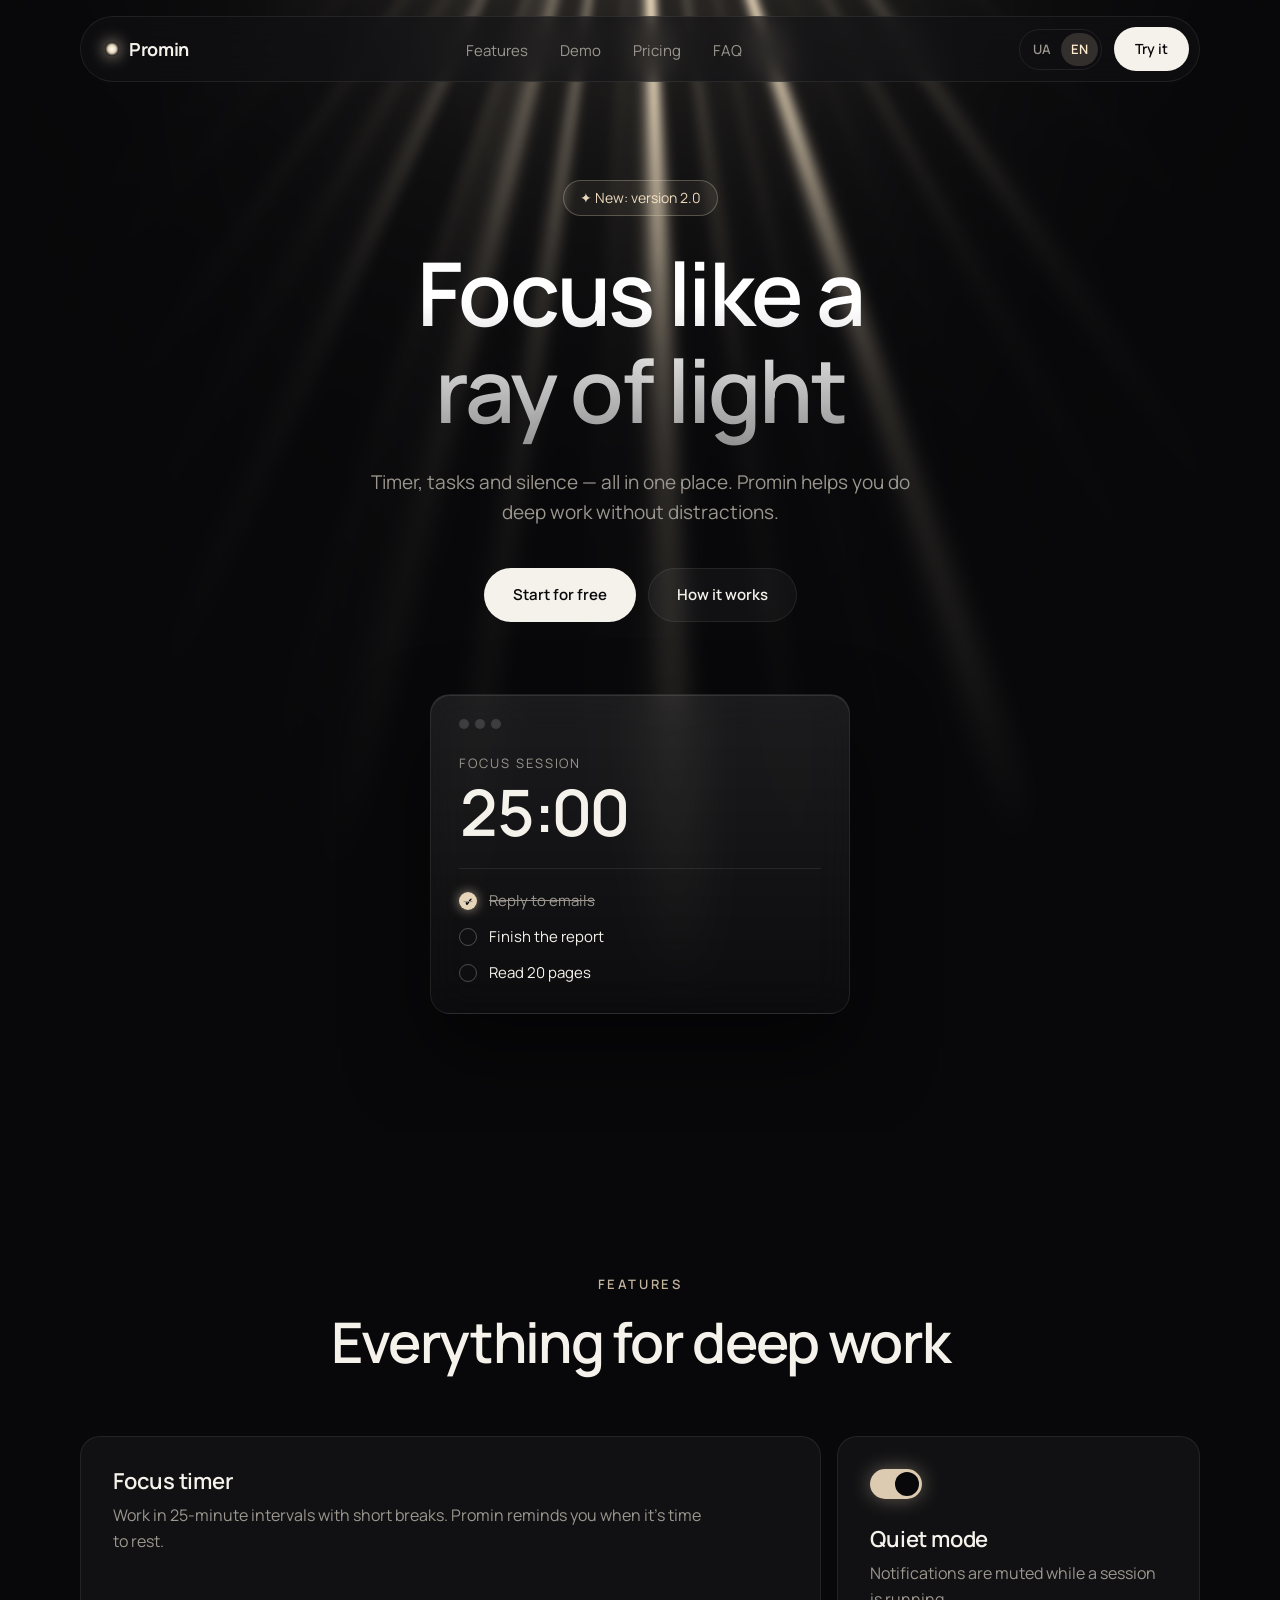
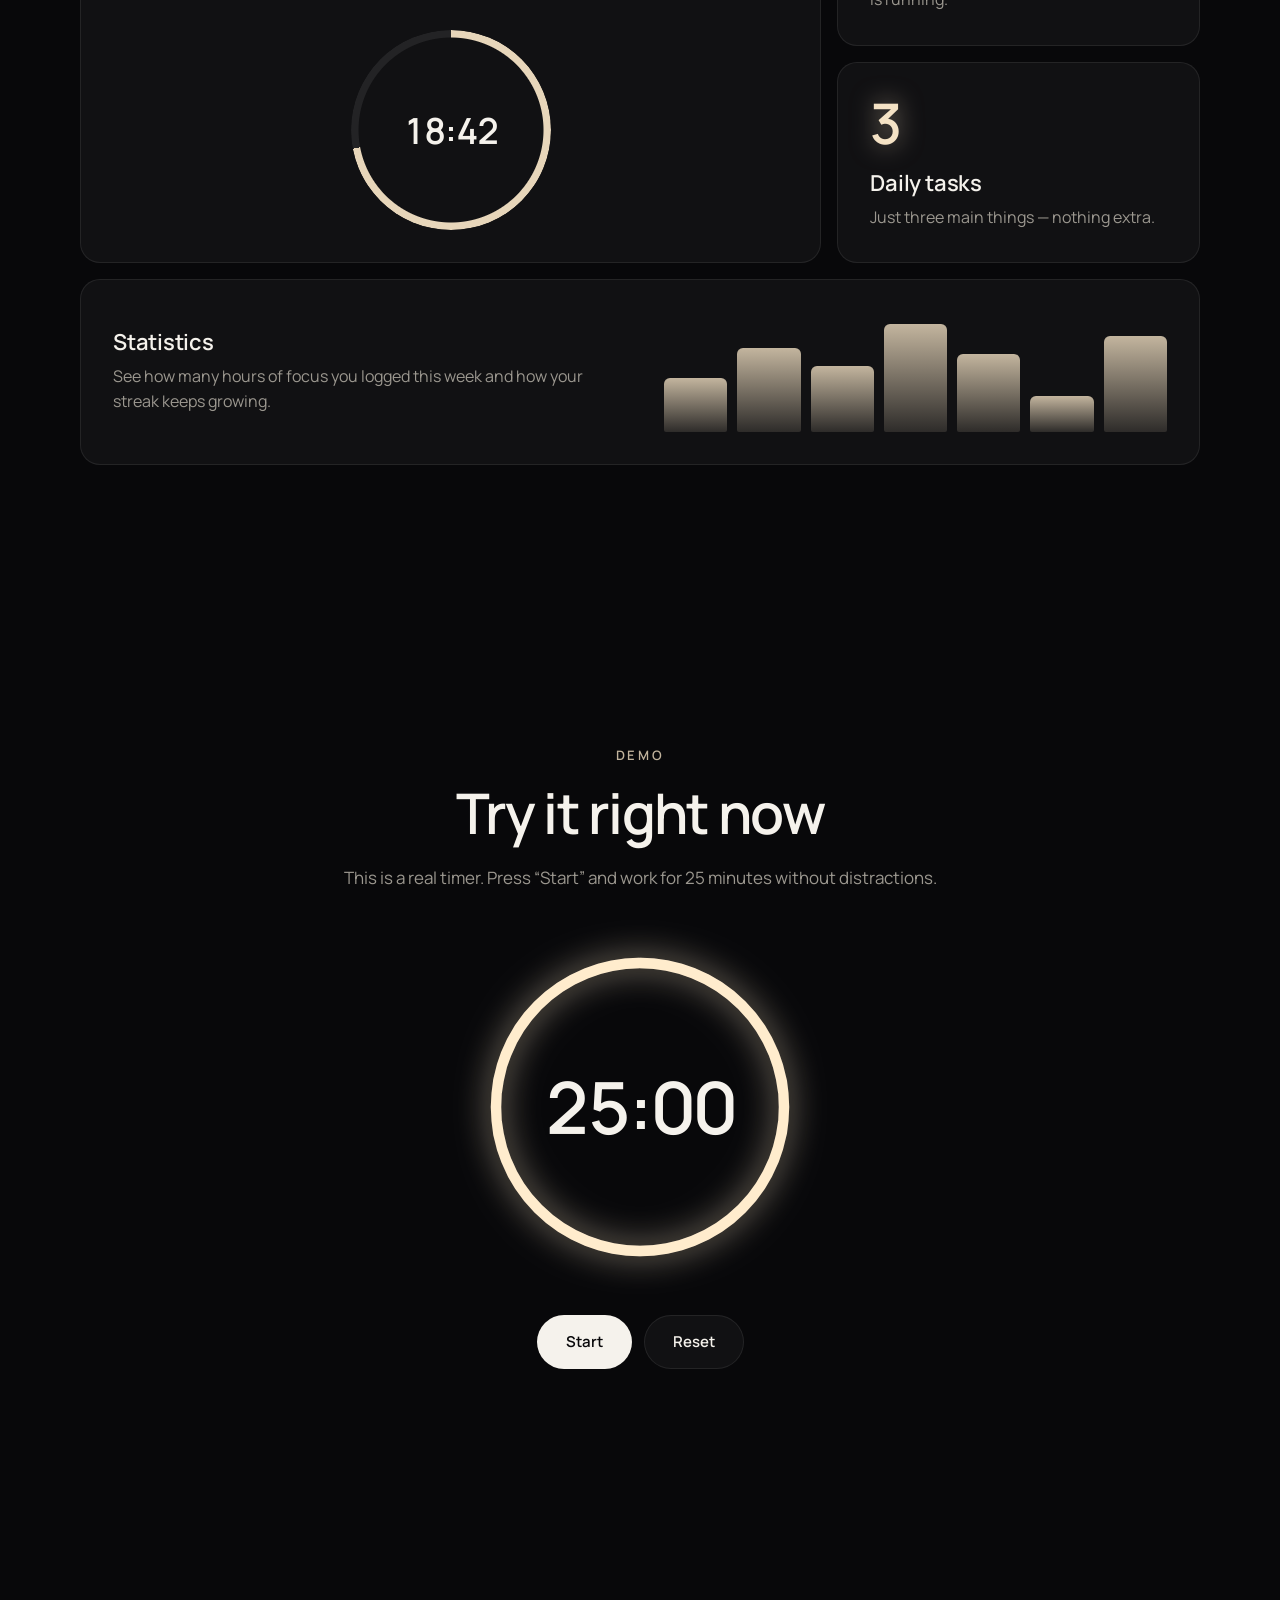
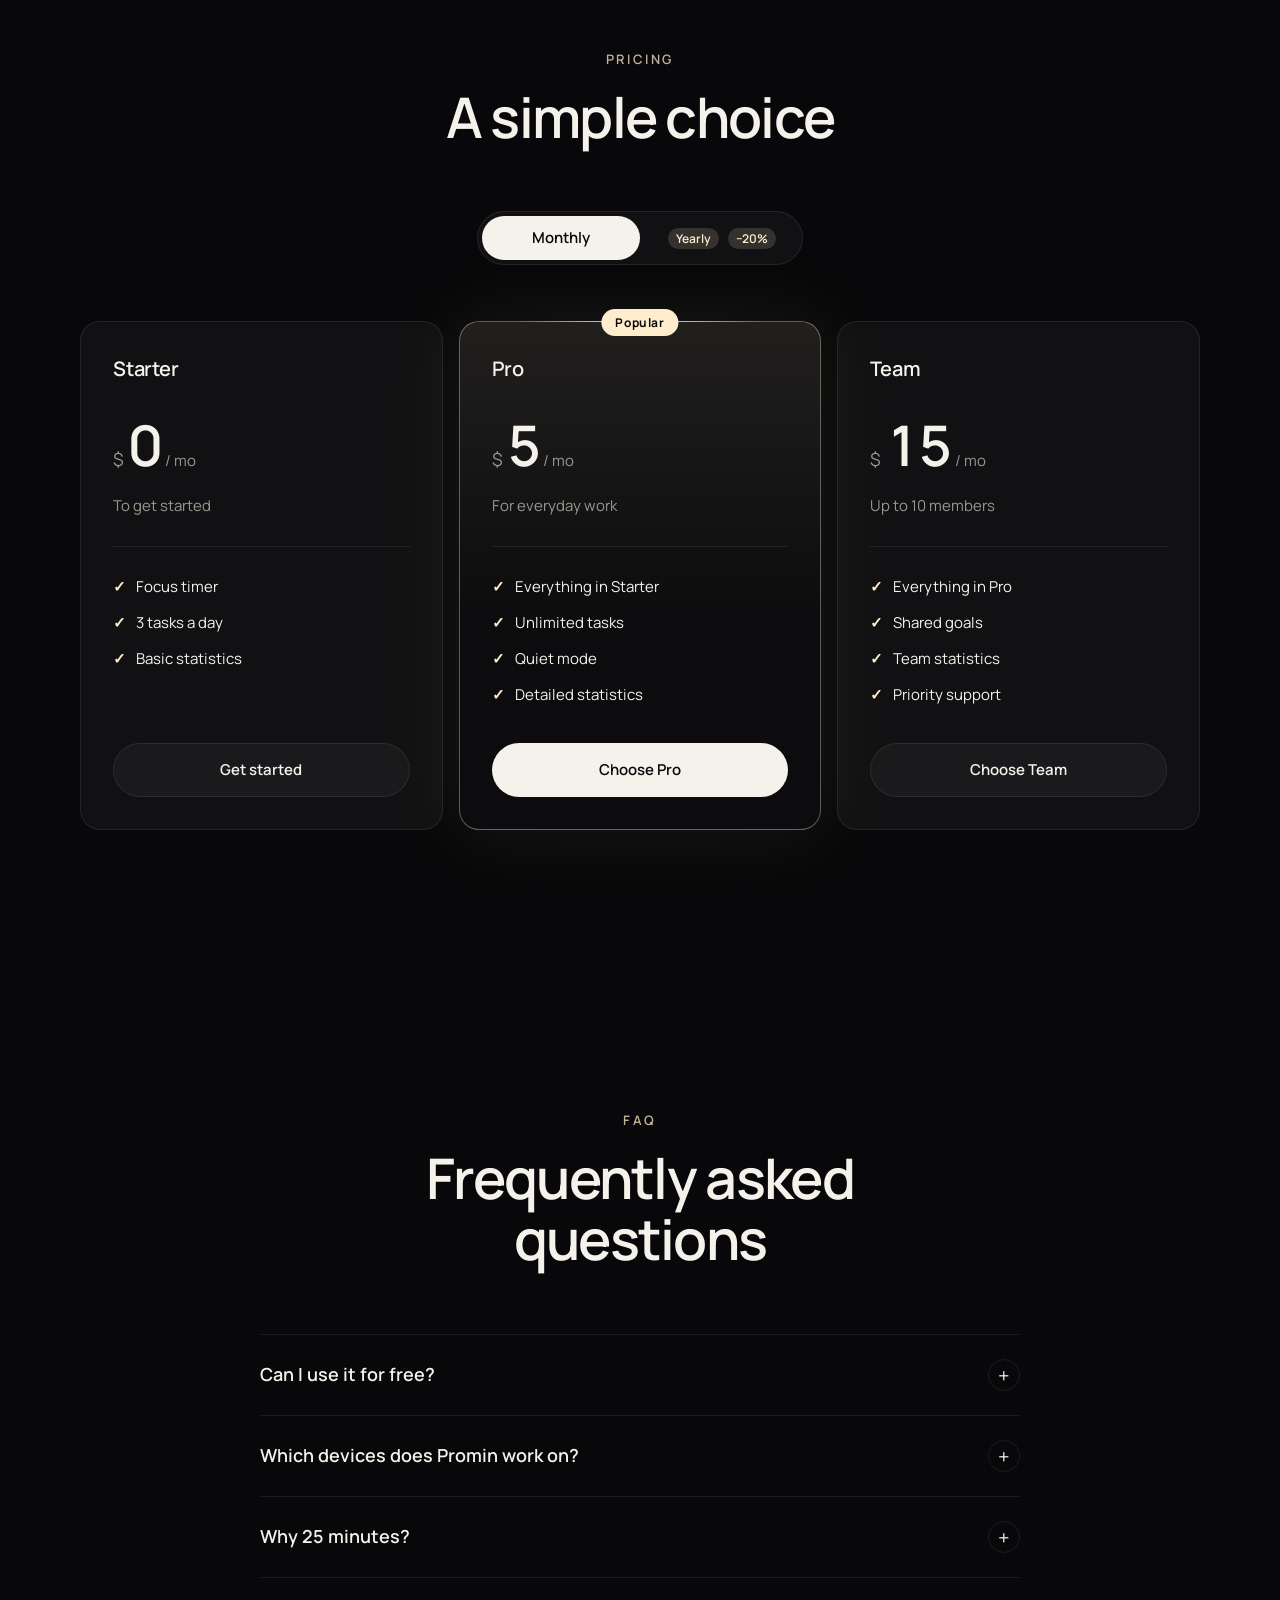
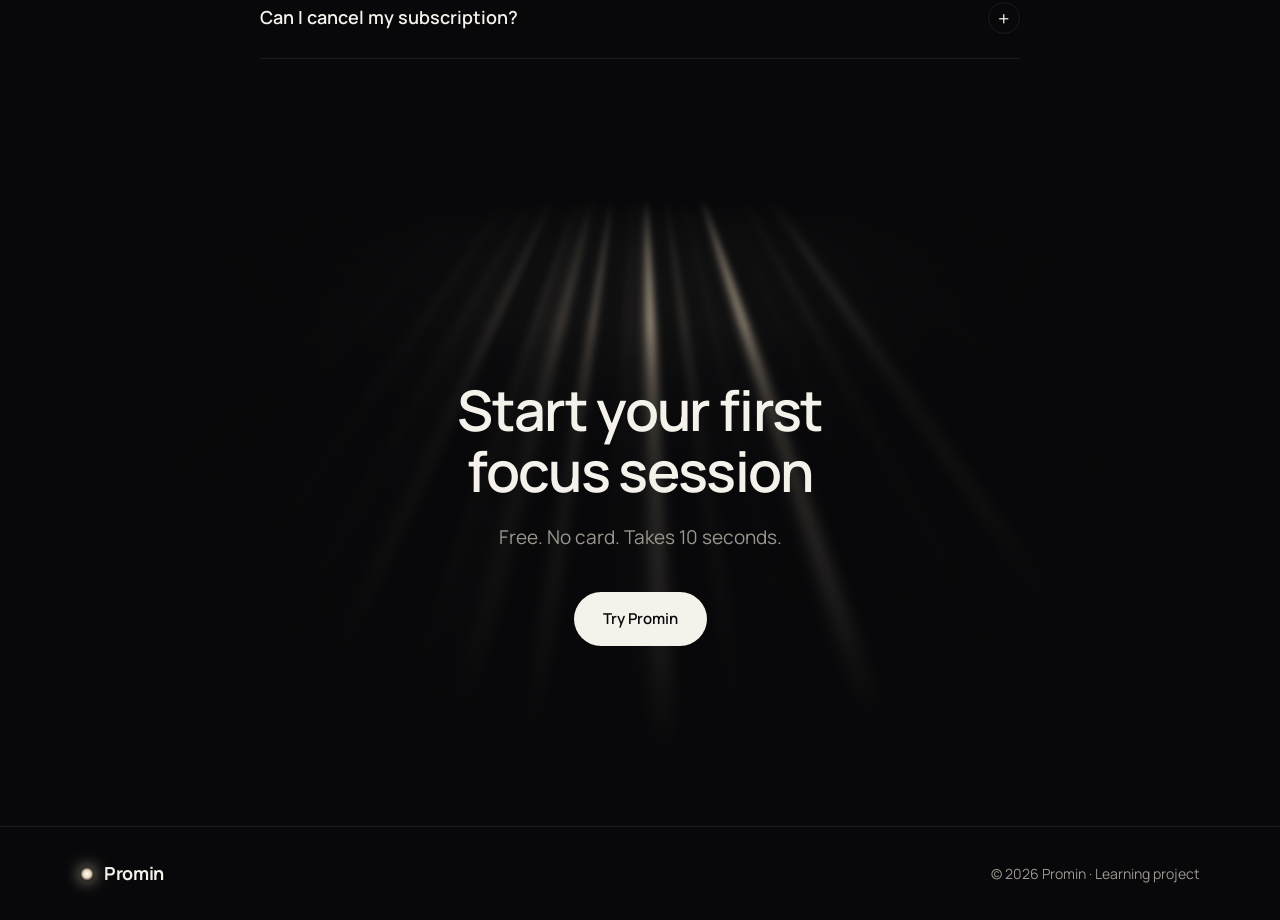
<file: index.html>
<!DOCTYPE html>
<html lang="uk">
<head>
  <meta charset="UTF-8">
  <meta name="viewport" content="width=device-width, initial-scale=1.0">
  <title data-i18n="page.title">Промінь — фокус, як промінь світла</title>
  <link rel="preconnect" href="https://fonts.googleapis.com">
  <link rel="preconnect" href="https://fonts.gstatic.com" crossorigin>
  <link href="https://fonts.googleapis.com/css2?family=Manrope:wght@400;500;600;700&display=swap" rel="stylesheet">
  <link rel="stylesheet" href="css/style.css">
  <link rel="icon" href="icons/icon.svg" type="image/svg+xml">
</head>
<body>

  <!-- 1. Шапка -->
  <header class="header">
    <a href="#hero" class="logo" data-i18n="brand">Промінь</a>
    <nav class="nav">
      <ul>
        <li><a href="#features" data-i18n="nav.features">Можливості</a></li>
        <li><a href="#demo" data-i18n="nav.demo">Демо</a></li>
        <li><a href="#pricing" data-i18n="nav.pricing">Ціни</a></li>
        <li><a href="#faq" data-i18n="nav.faq">Питання</a></li>
      </ul>
    </nav>
    <div class="header-actions">
      <div class="lang" role="group" aria-label="Мова / Language">
        <button type="button" class="lang-option" data-lang="uk">UA</button>
        <button type="button" class="lang-option" data-lang="en">EN</button>
      </div>
        <a href="app.html" class="btn btn-primary btn-small" data-i18n="header.cta">Спробувати</a>
    </div>
  </header>

  <main>

    <!-- 2. Перший екран -->
    <section id="hero" class="hero">
      <div class="rays" aria-hidden="true"></div>

      <p class="badge" data-i18n="hero.badge">✦ Нове: версія 2.0</p>
      <h1 data-i18n="hero.title">Сфокусуйся, як промінь світла</h1>
      <p class="hero-text" data-i18n="hero.text">Таймер, задачі й тиша — в одному місці. Промінь допомагає працювати глибоко, без відволікань.</p>
      <div class="hero-buttons">
            <a href="app.html" class="btn btn-primary" data-i18n="hero.start">Почати безкоштовно</a>
        <a href="#demo" class="btn btn-ghost" data-i18n="hero.how">Як це працює</a>
      </div>

      <div class="app-card">
        <div class="app-card-dots">
          <span></span>
          <span></span>
          <span></span>
        </div>
        <p class="app-card-label" data-i18n="card.label">Сесія фокусу</p>
        <p class="app-card-time">25:00</p>
        <ul class="app-card-tasks">
          <li class="is-done" data-i18n="card.task1">Відповісти на листи</li>
          <li data-i18n="card.task2">Дописати звіт</li>
          <li data-i18n="card.task3">Прочитати 20 сторінок</li>
        </ul>
      </div>
    </section>

    <!-- 3. Можливості -->
    <section id="features" class="features">
      <p class="eyebrow" data-i18n="features.eyebrow">Можливості</p>
      <h2 data-i18n="features.title">Все для глибокої роботи</h2>

      <div class="bento">
        <article class="card card-large">
          <h3 data-i18n="features.timer.title">Таймер фокусу</h3>
          <p data-i18n="features.timer.text">Працюй інтервалами по 25 хвилин з короткими перервами. Промінь сам нагадає, коли відпочити.</p>
          <div class="ring" aria-hidden="true">18:42</div>
        </article>
        <article class="card">
          <div class="switch" aria-hidden="true"></div>
          <h3 data-i18n="features.quiet.title">Тихий режим</h3>
          <p data-i18n="features.quiet.text">Сповіщення вимикаються, поки триває сесія.</p>
        </article>
        <article class="card">
          <div class="card-number" aria-hidden="true">3</div>
          <h3 data-i18n="features.tasks.title">Задачі на день</h3>
          <p data-i18n="features.tasks.text">Лише три головні справи — нічого зайвого.</p>
        </article>
        <article class="card card-wide">
          <div>
            <h3 data-i18n="features.stats.title">Статистика</h3>
            <p data-i18n="features.stats.text">Бачиш, скільки годин фокусу набрав за тиждень і як росте твоя серія днів.</p>
          </div>
          <div class="bars" aria-hidden="true">
            <span style="--h: 45%"></span>
            <span style="--h: 70%"></span>
            <span style="--h: 55%"></span>
            <span style="--h: 90%"></span>
            <span style="--h: 65%"></span>
            <span style="--h: 30%"></span>
            <span style="--h: 80%"></span>
          </div>
        </article>
      </div>
    </section>

    <!-- 4. Живе демо -->
    <section id="demo" class="demo">
      <p class="eyebrow" data-i18n="demo.eyebrow">Демо</p>
      <h2 data-i18n="demo.title">Спробуй прямо зараз</h2>
      <p class="section-text" data-i18n="demo.text">Це справжній таймер. Натисни «Старт» і попрацюй 25 хвилин без відволікань.</p>

      <div class="timer">
        <svg class="timer-ring" viewBox="0 0 120 120" aria-hidden="true">
          <circle class="timer-track" cx="60" cy="60" r="54"></circle>
          <circle class="timer-progress" cx="60" cy="60" r="54" pathLength="100"></circle>
        </svg>
        <p class="timer-time">25:00</p>
      </div>

      <div class="timer-buttons">
        <button type="button" class="btn btn-primary" id="timer-start" data-i18n="timer.start">Старт</button>
        <button type="button" class="btn btn-ghost" id="timer-reset" data-i18n="timer.reset">Скинути</button>
      </div>
    </section>

    <!-- 5. Ціни -->
    <section id="pricing" class="pricing">
      <p class="eyebrow" data-i18n="pricing.eyebrow">Ціни</p>
      <h2 data-i18n="pricing.title">Простий вибір</h2>

      <div class="billing">
        <button type="button" class="billing-option is-active" data-period="month" data-i18n="pricing.monthly">Щомісяця</button>
        <button type="button" class="billing-option" data-period="year">
          <span data-i18n="pricing.yearly">Щороку</span>
          <span class="billing-badge">−20%</span>
        </button>
      </div>

      <div class="plans">
        <article class="plan">
          <h3 data-i18n="plan.start.name">Старт</h3>
          <p class="plan-price">
            <span class="price" data-month="0" data-year="0" data-month-en="0" data-year-en="0">0</span>
            <span class="currency" data-i18n="plan.currency">₴</span>
            <span class="plan-period" data-i18n="plan.period">/ міс</span>
          </p>
          <p class="plan-text" data-i18n="plan.start.text">Щоб познайомитися</p>
          <ul class="plan-list">
            <li data-i18n="plan.start.item1">Таймер фокусу</li>
            <li data-i18n="plan.start.item2">3 задачі на день</li>
            <li data-i18n="plan.start.item3">Базова статистика</li>
          </ul>
          <button type="button" class="btn btn-ghost" data-i18n="plan.start.button">Почати</button>
        </article>

        <article class="plan plan-featured">
          <p class="plan-badge" data-i18n="plan.pro.badge">Популярний</p>
          <h3 data-i18n="plan.pro.name">Про</h3>
          <p class="plan-price">
            <span class="price" data-month="149" data-year="119" data-month-en="5" data-year-en="4">149</span>
            <span class="currency" data-i18n="plan.currency">₴</span>
            <span class="plan-period" data-i18n="plan.period">/ міс</span>
          </p>
          <p class="plan-text" data-i18n="plan.pro.text">Для щоденної роботи</p>
          <ul class="plan-list">
            <li data-i18n="plan.pro.item1">Усе зі «Старту»</li>
            <li data-i18n="plan.pro.item2">Необмежені задачі</li>
            <li data-i18n="plan.pro.item3">Тихий режим</li>
            <li data-i18n="plan.pro.item4">Детальна статистика</li>
          </ul>
          <button type="button" class="btn btn-primary" data-i18n="plan.pro.button">Обрати Про</button>
        </article>

        <article class="plan">
          <h3 data-i18n="plan.team.name">Команда</h3>
          <p class="plan-price">
            <span class="price" data-month="399" data-year="319" data-month-en="15" data-year-en="12">399</span>
            <span class="currency" data-i18n="plan.currency">₴</span>
            <span class="plan-period" data-i18n="plan.period">/ міс</span>
          </p>
          <p class="plan-text" data-i18n="plan.team.text">До 10 учасників</p>
          <ul class="plan-list">
            <li data-i18n="plan.team.item1">Усе з «Про»</li>
            <li data-i18n="plan.team.item2">Спільні цілі</li>
            <li data-i18n="plan.team.item3">Командна статистика</li>
            <li data-i18n="plan.team.item4">Пріоритетна підтримка</li>
          </ul>
          <button type="button" class="btn btn-ghost" data-i18n="plan.team.button">Обрати Команду</button>
        </article>
      </div>
    </section>

    <!-- 6. Питання -->
    <section id="faq" class="faq">
      <p class="eyebrow" data-i18n="faq.eyebrow">Питання</p>
      <h2 data-i18n="faq.title">Часті питання</h2>

      <div class="faq-list">
        <details class="faq-item" name="faq">
          <summary data-i18n="faq.q1">Чи можна користуватися безкоштовно?</summary>
          <p data-i18n="faq.a1">Так. Тариф «Старт» безкоштовний назавжди, без прив'язки картки.</p>
        </details>
        <details class="faq-item" name="faq">
          <summary data-i18n="faq.q2">На яких пристроях працює Промінь?</summary>
          <p data-i18n="faq.a2">На комп'ютері, телефоні й планшеті. Усе синхронізується автоматично.</p>
        </details>
        <details class="faq-item" name="faq">
          <summary data-i18n="faq.q3">Чому саме 25 хвилин?</summary>
          <p data-i18n="faq.a3">Це класичний ритм техніки «Помодоро»: 25 хвилин роботи, 5 хвилин відпочинку. Тривалість можна змінити в налаштуваннях.</p>
        </details>
        <details class="faq-item" name="faq">
          <summary data-i18n="faq.q4">Чи можна скасувати підписку?</summary>
          <p data-i18n="faq.a4">У будь-який момент, в один клік. Без прихованих платежів.</p>
        </details>
      </div>
    </section>

    <!-- 7. Фінал -->
    <section id="finale" class="finale">
      <div class="rays" aria-hidden="true"></div>
      <h2 data-i18n="finale.title">Почни свою першу сесію фокусу</h2>
      <p data-i18n="finale.text">Безкоштовно. Без картки. За 10 секунд.</p>
        <a href="app.html" class="btn btn-primary" data-i18n="finale.button">Спробувати Промінь</a>
    </section>

  </main>

  <!-- 8. Футер -->
  <footer class="footer">
    <a href="#hero" class="logo" data-i18n="brand">Промінь</a>
    <p data-i18n="footer.copy">© 2026 Промінь · Навчальний проєкт</p>
  </footer>

  <script src="js/main.js"></script>
  <script src="js/rays.js"></script>
</body>
</html>
</file>
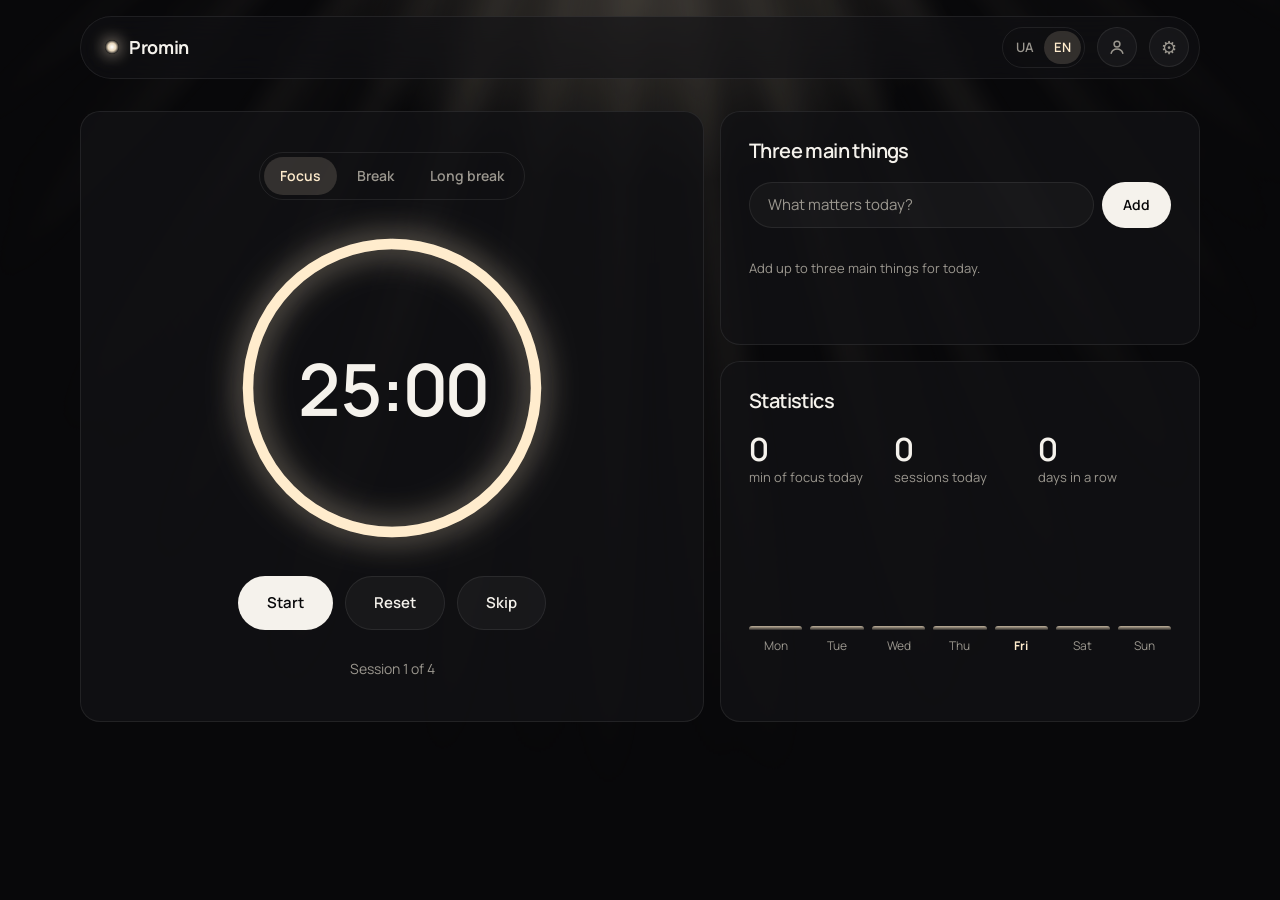
<file: app.html>
<!DOCTYPE html>
<html lang="uk">
<head>
  <meta charset="UTF-8">
  <meta name="viewport" content="width=device-width, initial-scale=1.0">
  <title data-i18n="page.title">Промінь — застосунок</title>
  <link rel="preconnect" href="https://fonts.googleapis.com">
  <link rel="preconnect" href="https://fonts.gstatic.com" crossorigin>
  <link href="https://fonts.googleapis.com/css2?family=Manrope:wght@400;500;600;700&display=swap" rel="stylesheet">
  <link rel="stylesheet" href="css/style.css">
  <link rel="stylesheet" href="css/app.css">
  <link rel="manifest" href="manifest.webmanifest">
  <link rel="icon" href="icons/icon.svg" type="image/svg+xml">
  <meta name="theme-color" content="#08080a">
  <link rel="apple-touch-icon" href="icons/icon-maskable-512.png">
  <meta name="apple-mobile-web-app-status-bar-style" content="black">
</head>
<body>

  <!-- Фон: промені світла -->
  <div class="app-bg" aria-hidden="true">
    <div class="rays"></div>
  </div>

  <!-- Шапка застосунку -->
  <header class="app-header">
    <a href="index.html" class="logo"><span class="logo-text" data-i18n="brand">Промінь</span></a>
    <div class="app-header-actions">
           <button type="button" class="btn btn-ghost btn-small install-button" id="install" hidden>
        <svg class="install-icon" viewBox="0 0 24 24" aria-hidden="true">
          <path d="M12 4v11M7.5 10.5 12 15l4.5-4.5M5 19h14"/>
        </svg>
        <span class="install-text" data-i18n="app.install">Встановити</span>
      </button>
      <div class="lang" role="group" data-i18n-label="language" aria-label="Мова">
        <button type="button" class="lang-option" data-lang="uk">UA</button>
        <button type="button" class="lang-option" data-lang="en">EN</button>
      </div>
      <button type="button" class="icon-button account-button" id="account-open" data-state="guest" aria-label="Акаунт: вхід не виконано">
        <svg class="account-icon" viewBox="0 0 24 24" aria-hidden="true">
          <circle cx="12" cy="8.5" r="3.5"/>
          <path d="M5 19.5c1.2-3.3 3.9-5 7-5s5.8 1.7 7 5"/>
        </svg>
        <span class="account-dot" aria-hidden="true"></span>
      </button>
      <button type="button" class="icon-button" id="settings-open" data-i18n-label="settings.open" aria-label="Налаштування">⚙</button>
    </div>
  </header>

  <main class="app">

    <!-- 1. Таймер -->
    <section class="panel timer-panel">
      <h1 class="visually-hidden" data-i18n="timer.heading">Таймер фокусу</h1>

      <div class="modes">
        <button type="button" class="mode is-active" data-mode="focus" data-i18n="mode.focus">Фокус</button>
        <button type="button" class="mode" data-mode="short" data-i18n="mode.short">Перерва</button>
        <button type="button" class="mode" data-mode="long" data-i18n="mode.long">Довга перерва</button>
      </div>

      <div class="timer">
        <svg class="timer-ring" viewBox="0 0 120 120" aria-hidden="true">
          <circle class="timer-track" cx="60" cy="60" r="54"></circle>
          <circle class="timer-progress" cx="60" cy="60" r="54" pathLength="100"></circle>
        </svg>
        <p class="timer-time">25:00</p>
      </div>

      <p class="current-task" hidden>
        <span data-i18n="timer.now">Зараз:</span>
        <strong class="current-task-title"></strong>
      </p>

      <div class="timer-buttons">
        <button type="button" class="btn btn-primary" id="timer-start">Старт</button>
        <button type="button" class="btn btn-ghost" id="timer-reset" data-i18n="timer.reset">Скинути</button>
        <button type="button" class="btn btn-ghost" id="timer-skip" data-i18n="timer.skip">Пропустити</button>
      </div>

      <p class="session-count">Сесія 1 з 4</p>
    </section>

    <!-- 2. Три головні справи -->
    <section class="panel tasks-panel">
      <h2 class="panel-title" data-i18n="tasks.title">Три головні справи</h2>

      <form class="task-form" id="task-form">
        <input type="text" name="title" placeholder="Що важливе сьогодні?" maxlength="80" required>
        <button type="submit" class="btn btn-primary btn-small" data-i18n="tasks.add">Додати</button>
      </form>

      <ul class="task-list" id="task-list"></ul>

      <template id="task-template">
        <li class="task">
          <button type="button" class="task-check" aria-label="Позначити виконаною"></button>
          <button type="button" class="task-title"></button>
          <span class="task-sessions"></span>
          <button type="button" class="task-delete" aria-label="Видалити">×</button>
        </li>
      </template>

      <p class="panel-hint">Натисни на задачу, щоб працювати над нею.</p>
    </section>

    <!-- 3. Статистика -->
    <section class="panel stats-panel">
      <h2 class="panel-title" data-i18n="stats.title">Статистика</h2>

      <div class="stats">
        <div class="stat">
          <p class="stat-value" id="stat-minutes">0</p>
          <p class="stat-label" data-i18n="stats.minutes">хв фокусу сьогодні</p>
        </div>
        <div class="stat">
          <p class="stat-value" id="stat-sessions">0</p>
          <p class="stat-label" id="stat-sessions-label">сесій сьогодні</p>
        </div>
        <div class="stat">
          <p class="stat-value" id="stat-streak">0</p>
          <p class="stat-label" id="stat-streak-label">днів поспіль</p>
        </div>
      </div>

      <div class="week" id="week" data-i18n-label="stats.week" aria-label="Хвилини фокусу за цей тиждень"></div>
    </section>

  </main>

  <!-- Налаштування -->
  <dialog class="settings" id="settings" aria-labelledby="settings-title">
    <form method="dialog" class="settings-form" id="settings-form">
      <h2 class="settings-title" id="settings-title" data-i18n="settings.title">Налаштування</h2>

      <div class="settings-grid">
        <label class="field">
          <span data-i18n="settings.focus">Фокус, хв</span>
          <input type="number" name="focus" min="1" max="90" required>
        </label>
        <label class="field">
          <span data-i18n="settings.short">Перерва, хв</span>
          <input type="number" name="short" min="1" max="30" required>
        </label>
        <label class="field">
          <span data-i18n="settings.long">Довга перерва, хв</span>
          <input type="number" name="long" min="1" max="60" required>
        </label>
        <label class="field">
          <span data-i18n="settings.longEvery">Сесій до довгої перерви</span>
          <input type="number" name="longEvery" min="2" max="8" required>
        </label>
      </div>

      <label class="toggle">
        <input type="checkbox" name="sound">
            <span data-i18n="settings.sound">Звук і вібрація наприкінці сесії</span>
      </label>
      <label class="toggle">
        <input type="checkbox" name="autoStart">
        <span data-i18n="settings.autoStart">Автоматично запускати наступний режим</span>
      </label>
            <label class="toggle">
        <input type="checkbox" name="keepAwake">
        <span data-i18n="settings.keepAwake">Не гасити екран, поки йде таймер</span>
      </label>

      <div class="settings-actions">
        <button type="button" class="btn btn-ghost btn-small" id="sound-test" data-i18n="settings.soundTest">Перевірити звук</button>
        <div class="settings-buttons">
          <button type="submit" value="cancel" class="btn btn-ghost btn-small" formnovalidate data-i18n="settings.cancel">Скасувати</button>
          <button type="submit" value="save" class="btn btn-primary btn-small" data-i18n="settings.save">Зберегти</button>
        </div>
      </div>
    </form>
  </dialog>

  <!-- Акаунт -->
  <dialog class="settings account" id="account" aria-labelledby="account-title">
    <div class="settings-form">
      <h2 class="settings-title" id="account-title" data-i18n="account.title">Акаунт</h2>

      <!-- Без входу: вхід або реєстрація -->
      <form class="account-auth" id="account-form">
        <p class="account-lead" data-i18n="account.lead">Увійди, щоб задачі й статистика були на всіх твоїх пристроях.</p>
        <div class="account-modes" role="group" data-i18n-label="account.modes" aria-label="Вхід або реєстрація">
          <button type="button" class="account-mode" data-mode="signin" data-i18n="account.signin">Вхід</button>
          <button type="button" class="account-mode" data-mode="signup" data-i18n="account.signup">Реєстрація</button>
        </div>
        <fieldset class="account-fields">
          <label class="field">
            <span data-i18n="account.email">Пошта</span>
            <input type="email" name="email" autocomplete="email" maxlength="254" required>
          </label>
          <label class="field">
            <span data-i18n="account.password">Пароль (від 8 символів)</span>
            <input type="password" name="password" autocomplete="current-password" minlength="8" maxlength="72" required>
          </label>
        </fieldset>
        <p class="account-message account-form-message" role="alert" hidden></p>
        <p class="account-note" data-i18n="account.note">Відновити пароль поки не можна, тож запиши його.</p>
        <div class="settings-actions">
          <button type="button" class="btn btn-ghost btn-small" data-close data-i18n="account.close">Закрити</button>
          <button type="submit" class="btn btn-primary btn-small" id="account-submit">Увійти</button>
        </div>
      </form>

      <!-- Після входу: хто, стан синхронізації, вихід, видалення -->
      <div class="account-panel" id="account-panel" hidden>
        <p class="account-email"></p>
        <p class="account-status"></p>
        <p class="account-message account-panel-message" role="alert" hidden></p>
        <div class="settings-actions">
          <button type="button" class="btn btn-ghost btn-small account-delete" id="account-delete">Видалити акаунт</button>
          <div class="settings-buttons">
            <button type="button" class="btn btn-ghost btn-small" data-close data-i18n="account.close">Закрити</button>
            <button type="button" class="btn btn-primary btn-small" id="account-signout">Вийти</button>
          </div>
        </div>
      </div>
    </div>
  </dialog>

  <script type="module" src="js/app/main.js"></script>
</body>
</html>
</file>
<file: css/style.css>
/* =========================================
   1. ЗМІННІ
   ========================================= */
:root {
  /* Кольори */
  --color-bg: #08080a;                        /* майже чорний фон */
  --color-surface: rgba(255, 255, 255, 0.04); /* фон карток */
  --color-border: rgba(255, 255, 255, 0.08);  /* тонкі рамки */
  --color-text: #f5f2ec;                      /* теплий білий */
  --color-text-muted: #9b978f;                /* другорядний текст */
  --color-light: 255, 236, 205;               /* колір світла (R, G, B) */

  /* Шрифт */
  --font: 'Manrope', sans-serif;

  /* Розміри */
  --container: 1120px;
  --section-space: 140px;
  --gutter: max(24px, (100% - var(--container)) / 2);
  --radius: 20px;
}

/* =========================================
   2. СКИДАННЯ
   ========================================= */
*,
*::before,
*::after {
  margin: 0;
  padding: 0;
  box-sizing: border-box;
}

html {
  scroll-behavior: smooth;
}

body {
  background-color: var(--color-bg);
  color: var(--color-text);
  font-family: var(--font);
  font-size: 17px;
  line-height: 1.6;
}

img,
svg {
  display: block;
  max-width: 100%;
}

a {
  color: inherit;
  text-decoration: none;
}

ul {
  list-style: none;
}

button {
  font: inherit;
  color: inherit;
}

/* =========================================
   3. ТИПОГРАФІКА
   ========================================= */
h1,
h2,
h3 {
  font-weight: 600;
  line-height: 1.1;
  letter-spacing: -0.03em;
}

h1 {
  font-size: clamp(44px, 7vw, 88px);
}

h2 {
  font-size: clamp(34px, 4.5vw, 56px);
}

h3 {
  font-size: 22px;
  letter-spacing: -0.01em;
}

p {
  max-width: 60ch;
}

/* =========================================
   4. СЕКЦІЇ
   ========================================= */
section {
  padding: var(--section-space) var(--gutter);
}

section > h2 {
  max-width: 18ch;
  margin: 0 auto 64px;
  text-align: center;
}

.eyebrow {
  margin: 0 auto 16px;
  text-align: center;
  font-size: 13px;
  font-weight: 600;
  letter-spacing: 0.2em;
  text-transform: uppercase;
  color: rgba(var(--color-light), 0.75);
}

/* =========================================
   5. ПРОМЕНІ СВІТЛА
   ========================================= */
.hero,
.finale {
  position: relative;
  isolation: isolate;
  overflow: hidden;
}

.hero {
  min-height: 100vh;
}

.rays {
  position: absolute;
  inset: 0;
  z-index: -1;
  pointer-events: none;
  background: radial-gradient(ellipse 35% 30% at 50% 0%, rgba(var(--color-light), 0.3), transparent 70%);
  mask-image: radial-gradient(ellipse 55% 90% at 50% 0%, #000 25%, transparent 100%);
}

.rays::before,
.rays::after {
  content: '';
  position: absolute;
  top: -50%;
  left: 50%;
  width: 200%;
  height: 150%;
  translate: -50% 0;
  transform-origin: 50% 0;
  background: repeating-conic-gradient(
    from 180deg at 50% 0%,
    transparent 0deg,
    rgba(var(--color-light), 0.18) 1.5deg,
    transparent 3deg,
    transparent 8deg
  );
  filter: blur(12px);
  animation: rays-sway 14s ease-in-out infinite alternate;
}

.rays::after {
  background: repeating-conic-gradient(
    from 183deg at 50% 0%,
    transparent 0deg,
    rgba(var(--color-light), 0.12) 2deg,
    transparent 4deg,
    transparent 13deg
  );
  filter: blur(22px);
  animation-duration: 19s;
  animation-direction: alternate-reverse;
}

@keyframes rays-sway {
  from {
    rotate: -3deg;
  }
  to {
    rotate: 3deg;
  }
}

/* =========================================
   6. КНОПКИ
   ========================================= */
.btn {
  display: inline-flex;
  align-items: center;
  justify-content: center;
  padding: 14px 28px;
  border: 1px solid transparent;
  border-radius: 999px;
  font-size: 15px;
  font-weight: 600;
  cursor: pointer;
  transition: translate 0.3s ease, box-shadow 0.3s ease, border-color 0.3s ease;
}

.btn:hover {
  translate: 0 -2px;
}

.btn-primary {
  background-color: var(--color-text);
  color: var(--color-bg);
}

.btn-primary:hover {
  box-shadow: 0 0 32px rgba(var(--color-light), 0.45);
}

.btn-ghost {
  background-color: var(--color-surface);
  border-color: var(--color-border);
}

.btn-ghost:hover {
  border-color: rgba(var(--color-light), 0.4);
}

.btn-small {
  padding: 10px 20px;
  font-size: 14px;
}

/* =========================================
   7. ШАПКА
   ========================================= */
.header {
  position: fixed;
  top: 16px;
  left: 50%;
  translate: -50% 0;
  z-index: 100;
  width: min(100% - 32px, var(--container));
  display: flex;
  align-items: center;
  justify-content: space-between;
  gap: 24px;
  padding: 10px 10px 10px 24px;
  border: 1px solid var(--color-border);
  border-radius: 999px;
  background-color: rgba(18, 18, 20, 0.6);
  backdrop-filter: blur(16px);
}

.logo {
  display: flex;
  align-items: center;
  gap: 10px;
  font-size: 18px;
  font-weight: 700;
  letter-spacing: -0.02em;
}

.logo::before {
  content: '';
  width: 14px;
  height: 14px;
  border-radius: 50%;
  background: radial-gradient(circle, #ffffff 0%, rgba(var(--color-light), 0.9) 40%, transparent 72%);
  box-shadow: 0 0 16px rgba(var(--color-light), 0.8);
}

.nav ul {
  display: flex;
  gap: 32px;
}

.nav a {
  font-size: 15px;
  color: var(--color-text-muted);
  transition: color 0.3s ease;
}

.nav a:hover {
  color: var(--color-text);
}

/* =========================================
   8. ПЕРШИЙ ЕКРАН
   ========================================= */
.hero {
  display: flex;
  flex-direction: column;
  align-items: center;
  text-align: center;
  padding-top: 180px;
  padding-bottom: 120px;
}

.badge {
  margin-bottom: 28px;
  padding: 6px 16px;
  border: 1px solid rgba(var(--color-light), 0.25);
  border-radius: 999px;
  background-color: rgba(var(--color-light), 0.06);
  font-size: 14px;
  color: rgba(var(--color-light), 0.9);
}

.hero h1 {
  max-width: 14ch;
  padding-bottom: 0.1em;
  text-wrap: balance;
  background: linear-gradient(to bottom, #ffffff 30%, rgba(255, 255, 255, 0.55));
  -webkit-background-clip: text;
  background-clip: text;
  color: transparent;
}

.hero-text {
  max-width: 46ch;
  margin-top: 20px;
  font-size: 19px;
  color: var(--color-text-muted);
}

.hero-buttons {
  display: flex;
  flex-wrap: wrap;
  justify-content: center;
  gap: 12px;
  margin-top: 40px;
}

/* --- Скляна картка застосунку --- */
.app-card {
  width: min(100%, 420px);
  margin-top: 72px;
  padding: 24px 28px 28px;
  text-align: left;
  border: 1px solid var(--color-border);
  border-radius: var(--radius);
  background: linear-gradient(to bottom, rgba(255, 255, 255, 0.08), rgba(255, 255, 255, 0.02));
  backdrop-filter: blur(20px);
  box-shadow:
    0 40px 80px rgba(0, 0, 0, 0.5),
    inset 0 1px 0 rgba(255, 255, 255, 0.1);
}

.app-card-dots {
  display: flex;
  gap: 6px;
  margin-bottom: 24px;
}

.app-card-dots span {
  width: 10px;
  height: 10px;
  border-radius: 50%;
  background-color: rgba(255, 255, 255, 0.15);
}

.app-card-label {
  font-size: 13px;
  letter-spacing: 0.15em;
  text-transform: uppercase;
  color: var(--color-text-muted);
}

.app-card-time {
  margin: 4px 0 20px;
  font-size: 64px;
  font-weight: 600;
  line-height: 1.1;
  letter-spacing: -0.04em;
  font-variant-numeric: tabular-nums;
}

.app-card-tasks {
  display: grid;
  gap: 12px;
  padding-top: 20px;
  border-top: 1px solid var(--color-border);
}

.app-card-tasks li {
  display: flex;
  align-items: center;
  gap: 12px;
  font-size: 15px;
}

.app-card-tasks li::before {
  content: '';
  display: grid;
  place-items: center;
  flex-shrink: 0;
  width: 18px;
  height: 18px;
  border: 1.5px solid rgba(255, 255, 255, 0.25);
  border-radius: 50%;
  font-size: 11px;
  font-weight: 700;
}

.app-card-tasks li.is-done {
  color: var(--color-text-muted);
  text-decoration: line-through;
}

.app-card-tasks li.is-done::before {
  content: '✓';
  border-color: transparent;
  background-color: rgba(var(--color-light), 0.9);
  color: var(--color-bg);
  box-shadow: 0 0 12px rgba(var(--color-light), 0.6);
}

/* =========================================
   9. МОЖЛИВОСТІ: BENTO-СІТКА
   ========================================= */
.bento {
  display: grid;
  grid-template-columns: repeat(3, 1fr);
  gap: 16px;
}

.card {
  position: relative;
  isolation: isolate;
  padding: 32px;
  border: 1px solid var(--color-border);
  border-radius: var(--radius);
  background-color: var(--color-surface);
}

.card h3 {
  margin-bottom: 10px;
}

.card p {
  font-size: 16px;
  color: var(--color-text-muted);
}

.card-large {
  grid-column: span 2;
  grid-row: span 2;
  display: flex;
  flex-direction: column;
}

.card-wide {
  grid-column: span 3;
  display: grid;
  grid-template-columns: 1fr 1fr;
  align-items: center;
  gap: 48px;
}

/* --- Світло всередині картки, що йде за курсором --- */
.card::before {
  content: '';
  position: absolute;
  inset: 0;
  z-index: -1;
  border-radius: inherit;
  background: radial-gradient(400px circle at var(--x, 50%) var(--y, 50%), rgba(var(--color-light), 0.12), transparent 60%);
  opacity: 0;
  transition: opacity 0.4s ease;
  pointer-events: none;
}

.card:hover::before {
  opacity: 1;
}

/* --- Рамка, що підсвічується біля курсора --- */
.card::after {
  content: '';
  position: absolute;
  inset: -1px;
  padding: 1px;
  border-radius: inherit;
  background: radial-gradient(300px circle at var(--x, 50%) var(--y, 50%), rgba(var(--color-light), 1), transparent 70%);
  mask:
    linear-gradient(#000 0 0) content-box,
    linear-gradient(#000 0 0);
  mask-composite: exclude;
  opacity: 0;
  transition: opacity 0.4s ease;
  pointer-events: none;
}

.bento:hover .card::after {
  opacity: 1;
}

/* --- Ілюстрації в картках --- */
.ring {
  position: relative;
  display: grid;
  place-items: center;
  width: 200px;
  aspect-ratio: 1;
  margin: auto auto 0;
  font-size: 36px;
  font-weight: 600;
  letter-spacing: -0.03em;
  font-variant-numeric: tabular-nums;
}

.ring::before {
  content: '';
  position: absolute;
  inset: 0;
  border-radius: 50%;
  background: conic-gradient(rgba(var(--color-light), 0.9) 72%, rgba(255, 255, 255, 0.08) 0);
  mask: radial-gradient(farthest-side, transparent calc(100% - 8px), #000 calc(100% - 7px));
}

.switch {
  position: relative;
  width: 52px;
  height: 30px;
  margin-bottom: 28px;
  border-radius: 999px;
  background-color: rgba(var(--color-light), 0.85);
  box-shadow: 0 0 20px rgba(var(--color-light), 0.35);
}

.switch::after {
  content: '';
  position: absolute;
  top: 3px;
  right: 3px;
  width: 24px;
  height: 24px;
  border-radius: 50%;
  background-color: var(--color-bg);
}

.card-number {
  margin-bottom: 20px;
  font-size: 56px;
  font-weight: 600;
  line-height: 1;
  letter-spacing: -0.04em;
  color: rgba(var(--color-light), 0.95);
  text-shadow: 0 0 24px rgba(var(--color-light), 0.5);
}

.bars {
  display: flex;
  align-items: flex-end;
  gap: 10px;
  height: 120px;
}

.bars span {
  flex: 1;
  height: var(--h);
  border-radius: 6px 6px 2px 2px;
  background: linear-gradient(to top, rgba(var(--color-light), 0.12), rgba(var(--color-light), 0.75));
}

/* =========================================
   10. ЖИВЕ ДЕМО: ТАЙМЕР
   ========================================= */
.demo h2 {
  margin-bottom: 20px;
}

.section-text {
  margin: 0 auto 56px;
  text-align: center;
  text-wrap: balance;
  color: var(--color-text-muted);
}

.timer {
  position: relative;
  isolation: isolate;
  width: min(320px, 80vw);
  margin: 0 auto;
}

.timer::before {
  content: '';
  position: absolute;
  inset: 10%;
  z-index: -1;
  border-radius: 50%;
  background: radial-gradient(circle, rgba(var(--color-light), 0.18), transparent 70%);
  opacity: 0;
  transition: opacity 0.6s ease;
}

.timer.is-running::before {
  opacity: 1;
}

.timer-ring {
  width: 100%;
  overflow: visible;
  rotate: -90deg;
}

.timer-track,
.timer-progress {
  fill: none;
  stroke-width: 4;
}

.timer-track {
  stroke: rgba(255, 255, 255, 0.08);
}

.timer-progress {
  stroke: rgb(var(--color-light));
  stroke-linecap: round;
  stroke-dasharray: 100;
  stroke-dashoffset: 0;
  filter: drop-shadow(0 0 6px rgba(var(--color-light), 0.7));
  transition: stroke-dashoffset 1s linear;
}

.timer-time {
  position: absolute;
  inset: 0;
  display: grid;
  place-items: center;
  max-width: none;
  font-size: clamp(48px, 8vw, 72px);
  font-weight: 600;
  letter-spacing: -0.04em;
  font-variant-numeric: tabular-nums;
}

.timer-buttons {
  display: flex;
  justify-content: center;
  gap: 12px;
  margin-top: 48px;
}

/* =========================================
   11. ЦІНИ
   ========================================= */

/* --- Перемикач «щомісяця / щороку» --- */
.billing {
  position: relative;
  display: grid;
  grid-template-columns: 1fr 1fr;
  width: fit-content;
  margin: 0 auto 56px;
  padding: 4px;
  border: 1px solid var(--color-border);
  border-radius: 999px;
  background-color: var(--color-surface);
}

.billing::before {
  content: '';
  position: absolute;
  top: 4px;
  bottom: 4px;
  left: 4px;
  width: calc(50% - 4px);
  border-radius: 999px;
  background-color: var(--color-text);
  transition: translate 0.4s ease;
}

.billing.is-year::before {
  translate: 100% 0;
}

.billing-option {
  position: relative;
  padding: 10px 22px;
  border: none;
  border-radius: 999px;
  background: none;
  font-size: 15px;
  font-weight: 600;
  color: var(--color-text-muted);
  cursor: pointer;
  transition: color 0.4s ease;
}

.billing-option.is-active {
  color: var(--color-bg);
}

.billing-option span {
  margin-left: 6px;
  padding: 2px 8px;
  border-radius: 999px;
  background-color: rgba(var(--color-light), 0.15);
  font-size: 12px;
  color: rgb(var(--color-light));
}

.billing-option.is-active span {
  background-color: var(--color-bg);
}

/* --- Картки тарифів --- */
.plans {
  display: grid;
  grid-template-columns: repeat(3, 1fr);
  gap: 16px;
}

.plan {
  position: relative;
  display: flex;
  flex-direction: column;
  padding: 36px 32px 32px;
  border: 1px solid var(--color-border);
  border-radius: var(--radius);
  background-color: var(--color-surface);
}

.plan h3 {
  font-size: 20px;
}

.plan-price {
  display: flex;
  align-items: baseline;
  gap: 4px;
  margin: 20px 0 4px;
  font-size: 18px;
  color: var(--color-text-muted);
}
.price {
  display: inline-block;
  font-size: 56px;
  font-weight: 600;
  letter-spacing: -0.04em;
  color: var(--color-text);
  font-variant-numeric: tabular-nums;
}

.plan-period {
  font-size: 15px;
}

/* В англійській валюта стоїть перед числом: $5 */
html[lang="en"] .currency {
  order: -1;
}

.plan-text {
  font-size: 15px;
  color: var(--color-text-muted);
}

.plan-list {
  display: grid;
  gap: 12px;
  margin: 28px 0 36px;
  padding-top: 28px;
  border-top: 1px solid var(--color-border);
}

.plan-list li {
  display: flex;
  align-items: center;
  gap: 10px;
  font-size: 15px;
}

.plan-list li::before {
  content: '✓';
  font-weight: 700;
  color: rgb(var(--color-light));
}

.plan .btn {
  width: 100%;
  margin-top: auto;
}

/* --- Популярний тариф: на нього падає світло --- */
.plan-featured {
  border-color: rgba(var(--color-light), 0.35);
  background: linear-gradient(to bottom, rgba(var(--color-light), 0.1), rgba(255, 255, 255, 0.02) 60%);
  box-shadow: 0 0 80px rgba(var(--color-light), 0.08);
}

.plan-featured::before {
  content: '';
  position: absolute;
  top: -1px;
  left: 15%;
  right: 15%;
  height: 1px;
  background: linear-gradient(to right, transparent, rgb(var(--color-light)), transparent);
}

.plan-badge {
  position: absolute;
  top: -13px;
  left: 50%;
  translate: -50% 0;
  padding: 4px 14px;
  border-radius: 999px;
  background-color: rgb(var(--color-light));
  font-size: 12px;
  font-weight: 700;
  letter-spacing: 0.05em;
  color: var(--color-bg);
  white-space: nowrap;
}

/* =========================================
   12. ПИТАННЯ (АКОРДЕОН)
   ========================================= */
.faq-list {
  max-width: 760px;
  margin: 0 auto;
  border-top: 1px solid var(--color-border);
}

.faq-item {
  border-bottom: 1px solid var(--color-border);
  interpolate-size: allow-keywords;
}

.faq-item summary {
  display: flex;
  justify-content: space-between;
  align-items: center;
  gap: 24px;
  padding: 24px 0;
  font-size: 18px;
  font-weight: 600;
  list-style: none;
  cursor: pointer;
  transition: color 0.3s ease;
}

.faq-item summary::-webkit-details-marker {
  display: none;
}

.faq-item summary:hover {
  color: rgb(var(--color-light));
}

.faq-item summary::after {
  content: '+';
  display: grid;
  place-items: center;
  flex-shrink: 0;
  width: 32px;
  height: 32px;
  border: 1px solid var(--color-border);
  border-radius: 50%;
  font-size: 20px;
  font-weight: 400;
  transition: rotate 0.4s ease, background-color 0.4s ease, color 0.4s ease;
}

.faq-item[open] summary::after {
  rotate: 45deg;
  background-color: var(--color-text);
  color: var(--color-bg);
}

.faq-item::details-content {
  height: 0;
  overflow: clip;
  transition: height 0.4s ease, content-visibility 0.4s allow-discrete;
}

.faq-item[open]::details-content {
  height: auto;
}

.faq-item p {
  padding-bottom: 24px;
  color: var(--color-text-muted);
}

/* =========================================
   13. ФІНАЛ
   ========================================= */
.finale {
  text-align: center;
  padding-top: 180px;
  padding-bottom: 180px;
}

.finale h2 {
  margin-bottom: 20px;
  text-wrap: balance;
}

.finale .rays {
  mask-image:
    radial-gradient(ellipse 55% 90% at 50% 0%, #000 25%, transparent 100%),
    linear-gradient(to bottom, transparent, #000 20%);
  mask-composite: intersect;
}

.finale p {
  margin: 0 auto 40px;
  font-size: 19px;
  color: var(--color-text-muted);
}

/* =========================================
   14. ФУТЕР
   ========================================= */
.footer {
  display: flex;
  flex-wrap: wrap;
  justify-content: space-between;
  align-items: center;
  gap: 16px;
  padding: 32px var(--gutter);
  border-top: 1px solid var(--color-border);
  font-size: 14px;
  color: var(--color-text-muted);
}

.footer .logo {
  color: var(--color-text);
}

/* =========================================
   15. АНІМАЦІЇ
   ========================================= */

/* --- Поява першого екрана --- */
@keyframes fade-up {
  from {
    opacity: 0;
    translate: 0 24px;
  }
  to {
    opacity: 1;
    translate: 0 0;
  }
}

@keyframes focus-in {
  from {
    opacity: 0;
    filter: blur(12px);
  }
  to {
    opacity: 1;
    filter: blur(0);
  }
}

.badge,
.hero-text,
.hero-buttons,
.app-card {
  animation: fade-up 1s ease both;
}

.hero h1 {
  animation: focus-in 1.4s ease both;
}

.badge        { animation-delay: 0.1s; }
.hero h1      { animation-delay: 0.25s; }
.hero-text    { animation-delay: 0.5s; }
.hero-buttons { animation-delay: 0.65s; }
.app-card     { animation-delay: 0.85s; }

/* --- Поява блоків при прокрутці --- */
.reveal {
  opacity: 0;
  translate: 0 32px;
  transition: opacity 0.9s ease, translate 0.9s ease;
}

.reveal.is-visible {
  opacity: 1;
  translate: 0 0;
}

/* --- Якщо в системі вимкнені анімації --- */
@media (prefers-reduced-motion: reduce) {
  html {
    scroll-behavior: auto;
  }

  *,
  *::before,
  *::after {
    animation: none !important;
    transition: none !important;
  }

  .reveal {
    opacity: 1;
    translate: none;
  }
}

/* =========================================
   16. МОБІЛЬНА ВЕРСІЯ (до 768px)
   ========================================= */
@media (max-width: 768px) {
  :root {
    --section-space: 96px;
  }

  section > h2 {
    margin-bottom: 48px;
  }

    /* --- Шапка: логотип, мова і кнопка --- */
  .header {
    gap: 12px;
    padding-left: 20px;
  }

  .header-actions {
    gap: 8px;
  }

  .lang-option {
    padding: 6px 8px;
  }

  .nav {
    display: none;
  }

  /* --- Промені ширші, бо екран вузький --- */
  .rays {
    mask-image: radial-gradient(ellipse 100% 70% at 50% 0%, #000 25%, transparent 100%);
  }

  .finale .rays {
    mask-image:
      radial-gradient(ellipse 100% 90% at 50% 0%, #000 25%, transparent 100%),
      linear-gradient(to bottom, transparent, #000 20%);
  }

  /* --- Перший екран --- */
  .hero {
    padding-top: 140px;
    padding-bottom: 96px;
  }

  .hero-text {
    font-size: 17px;
  }

  .hero-buttons {
    flex-direction: column;
    width: 100%;
  }

  .app-card {
    margin-top: 56px;
  }

  /* --- Можливості: одна колонка --- */
  .bento {
    grid-template-columns: 1fr;
  }

  .card-large,
  .card-wide {
    grid-column: auto;
    grid-row: auto;
  }

  .card-wide {
    grid-template-columns: 1fr;
    gap: 32px;
  }

  .ring {
    margin-top: 32px;
  }

  /* --- Ціни: одна колонка --- */
  .plans {
    grid-template-columns: 1fr;
    gap: 28px;
  }

  /* --- Питання --- */
  .faq-item summary {
    font-size: 17px;
  }

  /* --- Фінал --- */
  .finale p {
    font-size: 17px;
    text-wrap: balance;
  }

  /* --- Футер --- */
  .footer {
    flex-direction: column;
    text-align: center;
  }
}
/* =========================================
   17. WEBGL-ПРОМЕНІ (бонус)
   ========================================= */
.rays canvas {
  position: absolute;
  inset: 0;
  width: 100%;
  height: 100%;
  animation: rays-on 2s ease both;
}

@keyframes rays-on {
  from {
    opacity: 0;
  }
}

.rays.is-webgl {
  background: none;
}

.rays.is-webgl::before,
.rays.is-webgl::after {
  display: none;
}

/* =========================================
   18. КУРСОР-СВІТЛЯЧОК
   ========================================= */
body.has-custom-cursor,
body.has-custom-cursor * {
  cursor: none;
}

.cursor-dot,
.cursor-glow {
  position: fixed;
  top: 0;
  left: 0;
  z-index: 1000;
  border-radius: 50%;
  pointer-events: none;
  translate: -50% -50%;
  transition: opacity 0.3s ease;
}

.cursor-dot {
  width: 8px;
  height: 8px;
  background-color: #ffffff;
  mix-blend-mode: difference;
}

.cursor-glow {
  width: 44px;
  height: 44px;
  border: 1px solid rgba(var(--color-light), 0.45);
  background: radial-gradient(circle, rgba(var(--color-light), 0.18), transparent 70%);
  box-shadow: 0 0 24px rgba(var(--color-light), 0.25);
  transition: opacity 0.3s ease, width 0.3s ease, height 0.3s ease, border-color 0.3s ease, background-color 0.3s ease;
}

.cursor-glow.is-hover {
  width: 70px;
  height: 70px;
  border-color: rgba(var(--color-light), 0.9);
  background-color: rgba(var(--color-light), 0.08);
}

.cursor-glow.is-down {
  width: 30px;
  height: 30px;
}

.cursor-dot.is-hidden,
.cursor-glow.is-hidden {
  opacity: 0;
}

/* =========================================
   19. ПЕРЕМИКАЧ МОВИ
   ========================================= */
.header-actions {
  display: flex;
  align-items: center;
  gap: 12px;
}

.lang {
  display: flex;
  padding: 3px;
  border: 1px solid var(--color-border);
  border-radius: 999px;
}

.lang-option {
  padding: 6px 10px;
  border: none;
  border-radius: 999px;
  background: none;
  font-size: 13px;
  font-weight: 600;
  color: var(--color-text-muted);
  cursor: pointer;
  transition: color 0.3s ease, background-color 0.3s ease;
}

.lang-option:hover {
  color: var(--color-text);
}

.lang-option.is-active {
  background-color: rgba(var(--color-light), 0.15);
  color: rgb(var(--color-light));
}
</file>
<file: css/app.css>
/* =========================================
   ЗАСТОСУНОК «ПРОМІНЬ»
   Спільні змінні, кнопки й таймер беремо зі style.css
   ========================================= */

/* --- Фон із променями --- */
.app-bg {
  position: fixed;
  inset: 0;
  z-index: -1;
  overflow: hidden;
}

.app-bg .rays {
  opacity: 0.6;
}

/* У застосунку промені нерухомі: ніщо не відволікає, і батарея ціла */
.app-bg .rays::before,
.app-bg .rays::after {
  animation: none;
}

/* --- hidden ховає завжди, навіть кнопки з display: inline-flex --- */
[hidden] {
  display: none !important;
}

/* --- Дотик: без сірого «спалаху» і без збільшення від подвійного тапу --- */
button,
a {
  -webkit-tap-highlight-color: transparent;
  touch-action: manipulation;
}

/* --- Текст лише для програм читання з екрана --- */
.visually-hidden {
  position: absolute;
  width: 1px;
  height: 1px;
  overflow: hidden;
  clip-path: inset(50%);
  white-space: nowrap;
}

/* --- Шапка --- */
.app-header {
  display: flex;
  justify-content: space-between;
  align-items: center;
  width: min(100% - 32px, var(--container));
  margin: 16px auto 0;
  padding: 10px 10px 10px 24px;
  border: 1px solid var(--color-border);
  border-radius: 999px;
  background-color: rgba(18, 18, 20, 0.6);
  backdrop-filter: blur(16px);
}

.app-header-actions {
  display: flex;
  align-items: center;
  gap: 12px;
}

.icon-button {
  display: grid;
  place-items: center;
  width: 40px;
  height: 40px;
  border: 1px solid var(--color-border);
  border-radius: 50%;
  background-color: var(--color-surface);
  font-size: 18px;
  color: var(--color-text-muted);
  cursor: pointer;
  transition: color 0.3s ease, border-color 0.3s ease;
}

.icon-button:hover {
  border-color: rgba(var(--color-light), 0.4);
  color: var(--color-text);
}

/* --- Кнопка «Встановити»: значок і текст --- */
.install-button {
  gap: 8px;
}

.install-icon {
  width: 16px;
  height: 16px;
  fill: none;
  stroke: currentColor;
  stroke-width: 2;
  stroke-linecap: round;
  stroke-linejoin: round;
}

/* --- Сітка застосунку --- */
.app {
  display: grid;
  grid-template-columns: 1.3fr 1fr;
  grid-template-areas:
    "timer tasks"
    "timer stats";
  gap: 16px;
  width: min(100% - 32px, var(--container));
  margin: 32px auto 48px;
}

.panel {
  padding: 28px;
  border: 1px solid var(--color-border);
  border-radius: var(--radius);
  background-color: rgba(18, 18, 20, 0.8);
}

.panel-title {
  max-width: none;
  margin: 0 0 20px;
  font-size: 20px;
  text-align: left;
}

.panel-hint {
  margin-top: 14px;
  font-size: 13px;
  color: var(--color-text-muted);
}

/* --- Панель таймера --- */
.timer-panel {
  grid-area: timer;
  display: flex;
  flex-direction: column;
  align-items: center;
  justify-content: center;
  gap: 28px;
  padding: 40px 28px;
}

.modes {
  display: flex;
  gap: 4px;
  padding: 4px;
  border: 1px solid var(--color-border);
  border-radius: 999px;
}

.mode {
  padding: 8px 16px;
  border: none;
  border-radius: 999px;
  background: none;
  font-size: 14px;
  font-weight: 600;
  color: var(--color-text-muted);
  cursor: pointer;
  transition: color 0.3s ease, background-color 0.3s ease;
}

.mode:hover {
  color: var(--color-text);
}

.mode.is-active {
  background-color: rgba(var(--color-light), 0.15);
  color: rgb(var(--color-light));
}

.current-task {
  font-size: 15px;
  color: var(--color-text-muted);
}

.current-task-title {
  font-weight: 600;
  color: var(--color-text);
}

.timer-panel .timer-buttons {
  flex-wrap: wrap;
  margin-top: 0;
}

.session-count {
  font-size: 14px;
  color: var(--color-text-muted);
}

/* --- Задачі --- */
.tasks-panel {
  grid-area: tasks;
}

.task-form {
  display: flex;
  gap: 8px;
  margin-bottom: 16px;
}

.task-form input {
  flex: 1;
  min-width: 0;
  padding: 10px 18px;
  border: 1px solid var(--color-border);
  border-radius: 999px;
  background-color: rgba(255, 255, 255, 0.03);
  font: inherit;
  font-size: 15px;
  color: var(--color-text);
  outline: none;
  transition: border-color 0.3s ease;
}

.task-form input::placeholder {
  color: var(--color-text-muted);
}

.task-form input:focus {
  border-color: rgba(var(--color-light), 0.5);
}

.task-list {
  display: grid;
  gap: 8px;
}

.task {
  display: flex;
  align-items: center;
  gap: 12px;
  padding: 12px 14px;
  border: 1px solid transparent;
  border-radius: 14px;
  background-color: rgba(255, 255, 255, 0.03);
  transition: border-color 0.3s ease, background-color 0.3s ease;
}

.task.is-current {
  border-color: rgba(var(--color-light), 0.35);
  background-color: rgba(var(--color-light), 0.06);
}

.task-check {
  display: grid;
  place-items: center;
  flex-shrink: 0;
  width: 20px;
  height: 20px;
  border: 1.5px solid rgba(255, 255, 255, 0.3);
  border-radius: 50%;
  background: none;
  font-size: 11px;
  font-weight: 700;
  color: var(--color-bg);
  cursor: pointer;
}

.task.is-done .task-check {
  border-color: transparent;
  background-color: rgba(var(--color-light), 0.9);
}

.task.is-done .task-check::before {
  content: '✓';
}

.task-title {
  flex: 1;
  min-width: 0;
  padding: 0;
  border: none;
  background: none;
  font-size: 15px;
  text-align: left;
  overflow-wrap: anywhere;
  cursor: pointer;
}

.task.is-done .task-title {
  color: var(--color-text-muted);
  text-decoration: line-through;
}

.task-sessions {
  font-size: 13px;
  white-space: nowrap;
  color: rgba(var(--color-light), 0.8);
}

.task-delete {
  padding: 0 4px;
  border: none;
  background: none;
  font-size: 20px;
  line-height: 1;
  color: var(--color-text-muted);
  cursor: pointer;
  opacity: 0;
  transition: opacity 0.2s ease, color 0.2s ease;
}

.task:hover .task-delete,
.task-delete:focus-visible {
  opacity: 1;
}

.task-delete:hover {
  color: var(--color-text);
}

/* --- Статистика --- */
.stats-panel {
  grid-area: stats;
}

.stats {
  display: grid;
  grid-template-columns: repeat(3, 1fr);
  gap: 12px;
  margin-bottom: 28px;
}

.stat-value {
  font-size: 32px;
  font-weight: 600;
  line-height: 1.1;
  letter-spacing: -0.03em;
  font-variant-numeric: tabular-nums;
}

.stat-label {
  font-size: 13px;
  color: var(--color-text-muted);
}

.week {
  display: grid;
  grid-template-columns: repeat(7, 1fr);
  gap: 8px;
  height: 140px;
}

.week-day {
  display: grid;
  grid-template-rows: 1fr auto;
  justify-items: center;
  gap: 6px;
  height: 100%;
}

.week-bar {
  align-self: end;
  width: 100%;
  height: var(--h);
  min-height: 4px;
  border-radius: 6px 6px 2px 2px;
  background: linear-gradient(to top, rgba(var(--color-light), 0.12), rgba(var(--color-light), 0.75));
  transition: height 0.6s ease;
}

.week-day span {
  font-size: 12px;
  color: var(--color-text-muted);
}

.week-day.is-today span {
  font-weight: 700;
  color: rgb(var(--color-light));
}

/* --- Телефон і планшет --- */
@media (max-width: 900px) {
  .app {
    grid-template-columns: minmax(0, 1fr);
    grid-template-areas:
      "timer"
      "tasks"
      "stats";
  }
}

/* --- Телефон --- */
@media (max-width: 600px) {
  /* Шапка компактніша, а «Встановити» стає круглою кнопкою-значком */
  .app-header {
    margin-top: 12px;
    padding: 8px 8px 8px 18px;
  }

  .app-header-actions {
    gap: 8px;
  }

  .install-button {
    width: 40px;
    height: 40px;
    padding: 0;
  }

  .install-text {
    position: absolute;
    width: 1px;
    height: 1px;
    overflow: hidden;
    clip-path: inset(50%);
    white-space: nowrap;
  }

  .app {
    gap: 12px;
    margin-top: 16px;
  }

  .panel {
    padding: 24px 20px;
  }

  .timer-panel {
    gap: 24px;
    padding: 28px 20px;
  }

  .mode {
    padding: 8px 12px;
    font-size: 13px;
  }

  .timer-panel .timer {
    width: min(280px, 100%);
  }

  /* «Старт» на всю ширину: у нього легко влучити великим пальцем */
  .timer-panel .timer-buttons {
    display: grid;
    grid-template-columns: repeat(2, minmax(0, 1fr));
    width: 100%;
  }

  .timer-panel .timer-buttons .btn {
    padding-inline: 12px;
  }

  #timer-start {
    grid-column: 1 / -1;
  }

  /* Від 16px: інакше iPhone збільшує сторінку, коли торкаєшся поля */
  .task-form input {
    font-size: 16px;
  }
}

/* --- Перерви світять «холодним» світлом --- */
.timer-panel[data-mode="short"],
.timer-panel[data-mode="long"] {
  --color-light: 170, 210, 255;
}

/* =========================================
   ВІКНО НАЛАШТУВАНЬ
   ========================================= */
.settings {
  width: min(100% - 32px, 460px);
  margin: auto;
  padding: 0;
  border: 1px solid var(--color-border);
  border-radius: var(--radius);
  background-color: #121214;
  color: var(--color-text);
}

.settings::backdrop {
  background-color: rgba(0, 0, 0, 0.6);
  backdrop-filter: blur(4px);
}

.settings[open] {
  animation: dialog-in 0.3s ease;
}

@keyframes dialog-in {
  from {
    opacity: 0;
    translate: 0 12px;
  }
}

.settings-form {
  display: grid;
  gap: 20px;
  padding: 28px;
}

.settings-title {
  font-size: 22px;
}

.settings-grid {
  display: grid;
  grid-template-columns: 1fr 1fr;
  gap: 14px;
}

/* --- Числові поля --- */
.field {
  display: grid;
  gap: 6px;
  font-size: 13px;
  color: var(--color-text-muted);
}

.field input {
  padding: 10px 14px;
  border: 1px solid var(--color-border);
  border-radius: 12px;
  background-color: rgba(255, 255, 255, 0.03);
  font: inherit;
  font-size: 16px;
  color: var(--color-text);
  outline: none;
  transition: border-color 0.3s ease;
}

.field input:focus {
  border-color: rgba(var(--color-light), 0.5);
}

.field input:user-invalid {
  border-color: #e5484d;
}

/* --- Перемикачі замість звичайних галочок --- */
.toggle {
  display: flex;
  align-items: center;
  gap: 12px;
  font-size: 15px;
  cursor: pointer;
}

.toggle input {
  appearance: none;
  position: relative;
  flex-shrink: 0;
  width: 44px;
  height: 26px;
  margin: 0;
  border-radius: 999px;
  background-color: rgba(255, 255, 255, 0.12);
  cursor: pointer;
  transition: background-color 0.3s ease;
}

.toggle input::after {
  content: '';
  position: absolute;
  top: 3px;
  left: 3px;
  width: 20px;
  height: 20px;
  border-radius: 50%;
  background-color: var(--color-text);
  transition: translate 0.3s ease, background-color 0.3s ease;
}

.toggle input:checked {
  background-color: rgba(var(--color-light), 0.85);
}

.toggle input:checked::after {
  translate: 18px 0;
  background-color: var(--color-bg);
}

.toggle input:focus-visible {
  outline: 2px solid rgba(var(--color-light), 0.8);
  outline-offset: 2px;
}

/* --- Кнопки внизу --- */
.settings-actions {
  display: flex;
  flex-wrap: wrap;
  justify-content: space-between;
  align-items: center;
  gap: 12px;
  margin-top: 4px;
}

.settings-buttons {
  display: flex;
  gap: 8px;
}

@media (max-width: 480px) {
  .settings-grid {
    grid-template-columns: 1fr;
  }
}
/* =========================================
   АКАУНТ
   ========================================= */
.account-button {
  position: relative;
}

.account-icon {
  width: 20px;
  height: 20px;
  fill: none;
  stroke: currentColor;
  stroke-width: 1.8;
  stroke-linecap: round;
}

/* Крапка стану: без входу її не видно */
.account-dot {
  position: absolute;
  top: 6px;
  right: 6px;
  width: 9px;
  height: 9px;
  border: 2px solid #121214;
  border-radius: 50%;
  background-color: var(--color-text-muted);
  opacity: 0;
  transition: opacity 0.3s ease, background-color 0.3s ease;
}

.account-button[data-state="synced"] .account-dot,
.account-button[data-state="syncing"] .account-dot {
  opacity: 1;
  background-color: rgb(var(--color-light));
  box-shadow: 0 0 8px rgba(var(--color-light), 0.7);
}

.account-button[data-state="syncing"] .account-dot {
  animation: account-pulse 0.9s ease-in-out infinite alternate;
}

.account-button[data-state="pending"] .account-dot {
  opacity: 1;
}

.account-button[data-state="error"] .account-dot {
  opacity: 1;
  background-color: #e5484d;
}

@keyframes account-pulse {
  to {
    opacity: 0.35;
  }
}

.account-auth,
.account-panel {
  display: grid;
  gap: 16px;
}

.account-lead,
.account-status {
  font-size: 14px;
  color: var(--color-text-muted);
}

.account-note {
  font-size: 13px;
  color: var(--color-text-muted);
}

.account-email {
  font-size: 16px;
  font-weight: 600;
  overflow-wrap: anywhere;
}

/* Перемикач «Вхід / Реєстрація» — як режими таймера */
.account-modes {
  display: flex;
  justify-self: start;
  gap: 4px;
  padding: 4px;
  border: 1px solid var(--color-border);
  border-radius: 999px;
}

.account-mode {
  padding: 8px 16px;
  border: none;
  border-radius: 999px;
  background: none;
  font: inherit;
  font-size: 14px;
  font-weight: 600;
  color: var(--color-text-muted);
  cursor: pointer;
  transition: color 0.3s ease, background-color 0.3s ease;
}

.account-mode[aria-pressed="true"] {
  background-color: rgba(var(--color-light), 0.15);
  color: rgb(var(--color-light));
}

.account-fields {
  display: grid;
  gap: 14px;
  min-width: 0;
  margin: 0;
  padding: 0;
  border: none;
}

.account-fields:disabled {
  opacity: 0.5;
}

.account-message {
  padding: 10px 14px;
  border-radius: 12px;
  background-color: rgba(229, 72, 77, 0.12);
  font-size: 14px;
  color: #ff9b9e;
}

.account-delete.is-confirm {
  border-color: rgba(229, 72, 77, 0.6);
  color: #ff9b9e;
}

/* На вузьких телефонах лишаємо від логотипа тільки сяйво, щоб вмістилися кнопки */
@media (max-width: 400px) {
  .logo {
    gap: 0;
  }

  .logo-text {
    position: absolute;
    width: 1px;
    height: 1px;
    overflow: hidden;
    clip-path: inset(50%);
    white-space: nowrap;
  }
}
</file>
